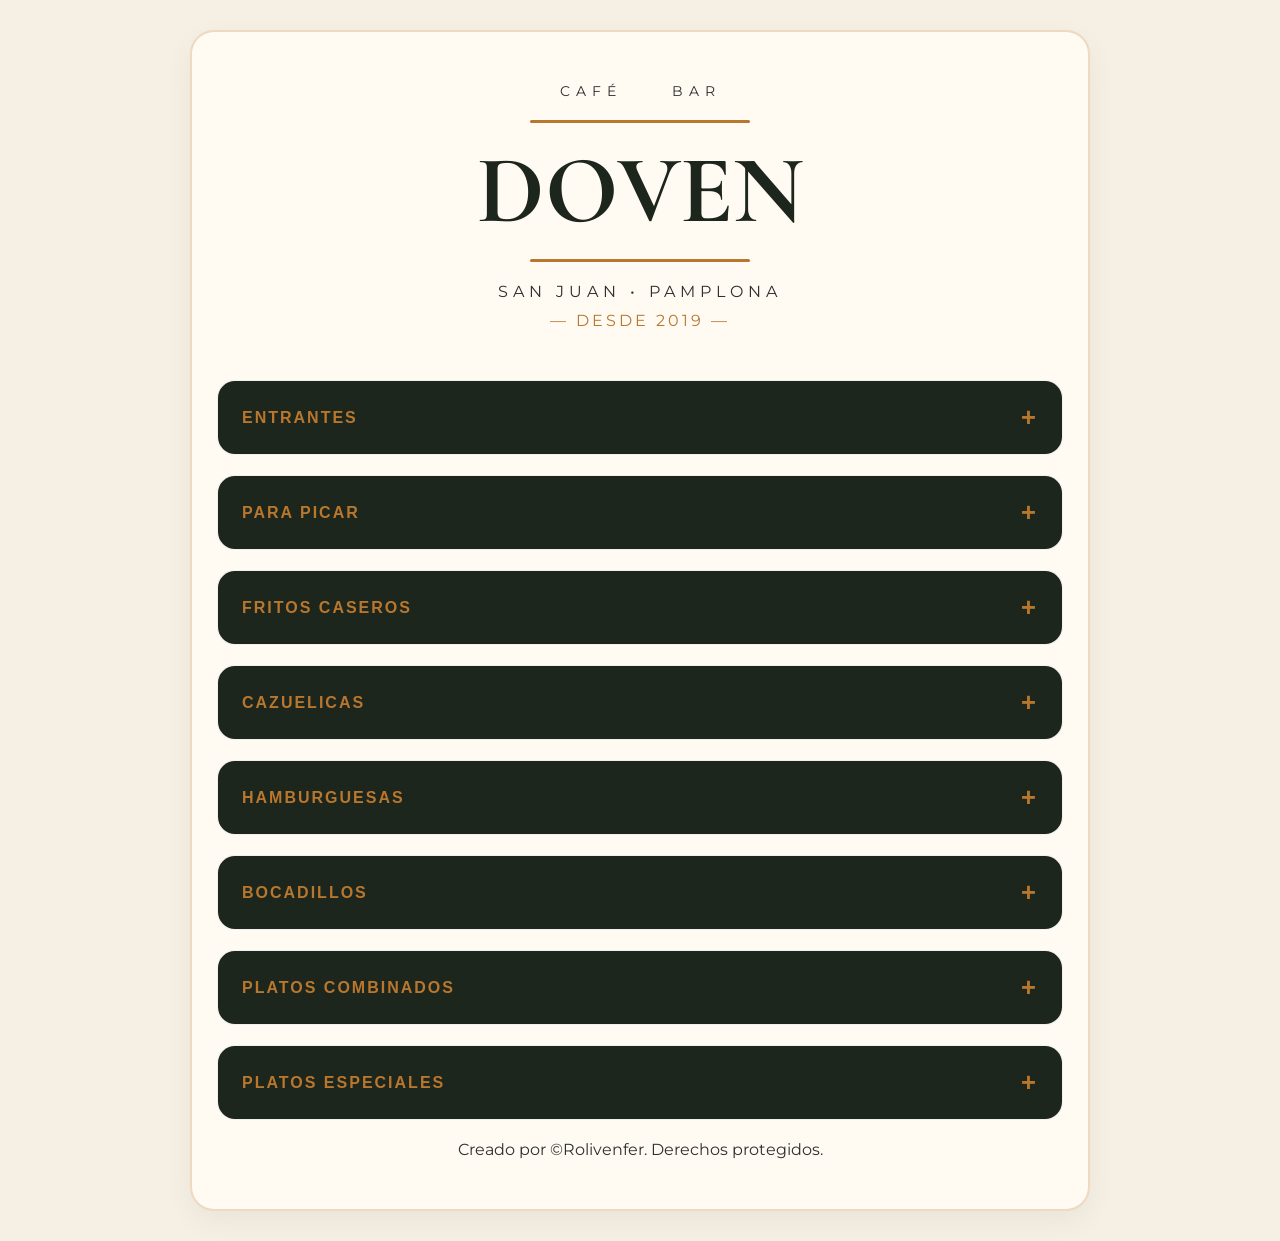
<file: index.html>
<!DOCTYPE html>
<html lang="es">

<head>

  <meta charset="UTF-8">
  <meta name="viewport" content="width=device-width, initial-scale=1.0">

  <title>BAR DOVEN | Carta</title>

  <link rel="preconnect" href="https://fonts.googleapis.com">

  <link rel="preconnect" href="https://fonts.gstatic.com" crossorigin>

  <link href="https://fonts.googleapis.com/css2?family=Cormorant+Garamond:wght@600;700&family=Montserrat:wght@300;400;500;600;700&display=swap" rel="stylesheet">

  <link rel="stylesheet" href="style.css">

</head>

<body>

  <main class="menu-container">

    <!-- HEADER -->

    <header class="header">

      <p class="subtitle">
        CAFÉ &nbsp;&nbsp;&nbsp; BAR
      </p>
	  
	  <div class="title-line"></div>

      <h1 class="title">
        DOVEN
      </h1>

      <div class="title-line"></div>

      <p class="location">
        SAN JUAN • PAMPLONA
      </p>

      <p class="since">
        — DESDE 2019 —
      </p>

    </header>

    <!-- ACCORDION -->

    <section class="accordion">

      <!-- ENTRANTES -->

      <article class="accordion-item">

        <button class="accordion-header">
          Entrantes
          <span>+</span>
        </button>

        <div class="accordion-content">

          <div class="menu-item">

            <div>

              <h3>Ensalada mixta</h3>

              <p>
                Lechuga, tomate, espárragos, huevo,
                atún, cebolla fresca y aceitunas
              </p>

            </div>

            <strong>12,00€</strong>

          </div>

          <div class="menu-item">

            <div>

              <h3>Ensalada de ventresca</h3>

              <p>
                Pimientos del piquillo,
                lechuga y ventresca de bonito
              </p>

            </div>

            <strong>14,50€</strong>

          </div>
		  
		  <div class="menu-item">

            <div>

              <h3>Ensalada Doven</h3>

              <p>
                Lechuga variada, tomate, queso de cabra
				y jamón ibérico con vinagreta de miel y mostaza
              </p>

            </div>

            <strong>15,50€</strong>

          </div>
		  
		  <div class="menu-item">

            <div>

              <h3>Ensalada de pollo crujiente</h3>

              <p>
                con vinagreta de miel y mostaza
              </p>

            </div>

            <strong>13,00€</strong>

          </div>
		  
		  <div class="menu-item">

            <div>

              <h3>Revuelto de morcilla con piquillo</h3>


            </div>

            <strong>8,00€</strong>

          </div>

        </div>
		
		</article>

      <!-- PARA PICAR -->

      <article class="accordion-item">

        <button class="accordion-header">
          Para Picar
          <span>+</span>
        </button>

        <div class="accordion-content">


          <div class="menu-item">

            <div>

              <h3>Patatas rancheras</h3>

            </div>

            <strong>8,00€</strong>

          </div>

          <div class="menu-item">

            <div>

              <h3>Rabas de calamar con ali-oli</h3>

            </div>

            <strong>12,50€</strong>

          </div>
		  
		   <div class="menu-item">

            <div>

              <h3>Patatas bravas caseras</h3>

            </div>

            <strong>7,00€</strong>

          </div>
		  
		   <div class="menu-item">

            <div>

              <h3>Alitas de pollo y patatas</h3>

            </div>

            <strong>9,50€</strong>

          </div>
		  
		   <div class="menu-item">

            <div>

              <h3>Huevos rotos con jamón y bacon</h3>

            </div>

            <strong>9,50€</strong>

          </div>
		  
		   <div class="menu-item">

            <div>

              <h3>Txistorra con guindillas</h3>

            </div>

            <strong>8,50€</strong>

          </div>
		  
		   <div class="menu-item">

            <div>

              <h3>Morcilla con piquillos</h3>

            </div>

            <strong>7,50€</strong>

          </div>

        </div>

      </article>
	  
	  <!-- FRITOS CASEROS -->

      <article class="accordion-item">

        <button class="accordion-header">
          Fritos caseros
          <span>+</span>
        </button>

        <div class="accordion-content">

          <p class="note">
            TODOS NUESTROS FRITOS CASEROS
			SE HACEN AL MOMENTO
          </p>

		<div class="menu-item">

            <div>

              <h3>Croquetas de jamón ibérico</h3>

             </div>

            <strong>2,30€</strong>

          </div>          

          <div class="menu-item">

            <div>

              <h3>Jamón york y queso</h3>

             
            </div>

            <strong>2,30€</strong>

          </div>
		  
		  <div class="menu-item">

            <div>

              <h3>Bola de pimiento  |  Tigre  |  Gamba  |  Calamar</h3>

            
            </div>

            <strong>2,30€</strong>

          </div>

        </div>

      </article>
	  
	  <!-- CAZUELICAS -->

      <article class="accordion-item">

        <button class="accordion-header">
          Cazuelicas
          <span>+</span>
        </button>

        <div class="accordion-content">

          <div class="menu-item">

            <div>

              <h3>Albóndigas caseras con patatas</h3>


            </div>

            <strong>9,50€</strong>
			<span class="separador">|</span>
			<h3>
                1/2 ración
              </h3>
			<strong>5,00€</strong>

          </div>

          <div class="menu-item">

            <div>

              <h3>Callos a la madrileña</h3>


            </div>

            <strong>13,50€</strong>
			<span class="separador">|</span>
			<h3>
                1/2 ración
              </h3>
			<strong>7,50€</strong>

          </div>
		  
		  <div class="menu-item">

            <div>

              <h3>Ajoarriero con huevo frito</h3>


            </div>

            <strong>14,50€</strong>
			<span class="separador">|</span>
			<h3>
                1/2 ración
              </h3>
			<strong>8,00€</strong>

          </div>
		  
		  <div class="menu-item">

            <div>

              <h3>Manitas de cerdo en su salsa</h3>

            </div>

            <strong>9,00€</strong>

          </div>

        </div>

      </article>

      <!-- HAMBURGUESAS -->

      <article class="accordion-item">

        <button class="accordion-header">
          Hamburguesas
          <span>+</span>
        </button>

        <div class="accordion-content">

          <p class="note">
            TODAS NUESTRAS HAMBURGUESAS
            SE SIRVEN EN PAN RÚSTICO-MOLLETE
          </p>

          <div class="menu-item">

            <div>

              <h3>De Ternera</h3>

              <p>
                Con lechuga, tomate,
                huevo frito, bacon, queso,
                cebolla, mahonesa y patatas fritas
              </p>

            </div>

            <strong>14,00€</strong>

          </div>

          <div class="menu-item">

            <div>

              <h3>De Pollo</h3>

              <p>
                Pechuga de pollo, lechuga,
                tomate, cebolla fresca,
                mahonesa, queso, huevo frito
                y patatas fritas
              </p>

            </div>

            <strong>13,00€</strong>

          </div>

        </div>

      </article>

      <!-- BOCADILLOS -->

      <article class="accordion-item">

        <button class="accordion-header">
          Bocadillos
          <span>+</span>
        </button>
		

        <div class="accordion-content">
		
			 <p class="note">
            TODOS NUESTROS BOCADILLOS SE SIRVEN
			CON PAN RECIÉN HECHO
          </p>

          <div class="menu-item">

            <div>

              <h3>Pamplonica</h3>

              <p>
                Jamón pasado con pimientos verdes
              </p>

            </div>

            <strong>7,00€</strong>

          </div>

          <div class="menu-item">

            <div>

              <h3>Kiliki</h3>

              <p>
                Bacon, jamón York frito,
                ali-oli y queso
              </p>

            </div>

            <strong>8,00€</strong>

          </div>
		  
		  <div class="menu-item">

            <div>

              <h3>Montañés</h3>

              <p>
                Lomo, pimientos del piquillo y queso de cabra
              </p>

            </div>

            <strong>8,50€</strong>

          </div>
		  
		  <div class="menu-item">

            <div>

              <h3>Iruña</h3>

              <p>
                Bacon, pimiento verde y queso
              </p>

            </div>

            <strong>8,00€</strong>

          </div>
		  
		  <div class="menu-item">

            <div>

              <h3>Extrem</h3>

              <p>
                Lomo, bacon, pimiento verde y queso
              </p>

            </div>

            <strong>9,00€</strong>

          </div>
		  
		  <div class="menu-item">

            <div>

              <h3>Vegetal</h3>

              <p>
                Lechuga, tomate, cebolla fresca, huevo, atún y mahonesa
              </p>

            </div>

            <strong>7,50€</strong>

          </div>

			<div class="menu-item">

            <div>

              <h3>Fit</h3>

              <p>
                Pechuga de pollo a la plancha, lechuga, tomate y cebolla
              </p>

            </div>

            <strong>9,00€</strong>

          </div>
		  
		  <div class="menu-item">

            <div>

              <h3>Tortilla al gusto</h3>

              <p>
                Atún | York y Queso | Txistorra | Jamón Serrano | ...
              </p>

            </div>

            <strong>7,00€</strong>

          </div>
		  
		   <div class="menu-item">

            <div>

              <h3>Dovins</h3>

              <p>
               Rabas de calamar con ali-oli
              </p>

            </div>

            <strong>8,00€</strong>

          </div>
		  
		   <div class="menu-item">

            <div>

              <h3>Ranchero</h3>

              <p>
                Bacon con queso, patatas fritas y salsa ranchera
              </p>

            </div>

            <strong>8,00€</strong>

          </div>
		  
		   <div class="menu-item">

            <div>

              <h3>Navarro</h3>

              <p>
                Ajoarriero con huevo frito a la plancha
              </p>

            </div>

            <strong>10,00€</strong>

          </div>
		  
		   <div class="menu-item">

            <div>

              <h3>Morao</h3>

              <p>
                Pollo Milanesa con lechuga y salsa de mostaza y miel
              </p>

            </div>

            <strong>8,50€</strong>

          </div>
		  
		   <div class="menu-item">

            <div>

              <h3>Pelotón</h3>

              <p>
                Albóndigas con salsa de tomate y queso
              </p>

            </div>

            <strong>9,00€</strong>

          </div>
		  
		   <div class="menu-item">

            <div>

              <h3>Silvestre</h3>

              <p>
                Pechuga de pollo con salsa de setas
              </p>

            </div>

            <strong>9,00€</strong>

          </div>
		  
		   <div class="menu-item">

            <div>

              <h3>Rodeo</h3>

              <p>
               Pechuga de pollo, pimiento verde y queso
              </p>

            </div>

            <strong>9,50€</strong>

          </div>
		  
		   <div class="menu-item">

            <div>

              <h3>Delice</h3>

              <p>
                Bacon, pechuga de pollo, lechuga y mahonesa
              </p>

            </div>

            <strong>10,00€</strong>

          </div>
		  
        </div>
	  </article>
		
		<!-- PLATOS COMBINADOS -->

      <article class="accordion-item">

        <button class="accordion-header">
          Platos combinados
          <span>+</span>
        </button>

        <div class="accordion-content">

          <p class="note">
            SI LO DESEA, PIDA SU PLATO POR NÚMERO
          </p>

          <div class="menu-item">

            <div>

              <h3>Nº1</h3>

              <p>
                Pechuga de pollo a la plancha, ensalada, pimientos del piquillo y fritos caseros
              </p>

            </div>

            <strong>15,00€</strong>

          </div>

          <div class="menu-item">

            <div>

              <h3>Nº2</h3>

              <p>
               Lomo de cerdo, patatas fritas, croquetas y huevos fritos
              </p>

            </div>

            <strong>13,50€</strong>

          </div>
		  
		  <div class="menu-item">

            <div>

              <h3>Nº3</h3>

              <p>
               Filete de ternera, pimientos del piquillo, frito casero y ensalada
              </p>

            </div>

            <strong>15,00€</strong>

          </div>
		  
		  <div class="menu-item">

            <div>

              <h3>Nº4</h3>

              <p>
               Hamburguesa de ternera, huevos fritos, ensalada y patatas rancheras
              </p>

            </div>

            <strong>16,00€</strong>

          </div>
		  
        </div>
      </article>
	  
	  <!-- PLATOS ESPECIALES -->
	  
	   <article class="accordion-item">

        <button class="accordion-header">
          Platos especiales
          <span>+</span>
        </button>

        <div class="accordion-content">

          <div class="menu-item">

            <div>

              <h3>Sepia a la plancha</h3>
			  <p>
                Con ali-oli casero, patatas fritas y fritos caseros
              </p>

            </div>

            <strong>18,00€</strong>

          </div>

          <div class="menu-item">

            <div>

              <h3>Solomillo de cerdo</h3>

              <p>
               Con salsa roquefort, patatas fritas y fritos caseros
              </p>

            </div>

            <strong>16,00€</strong>

          </div>

        </div>

      </article>
	  <p align="center">
	   Creado por &#169;Rolivenfer. Derechos protegidos.
	  </p>

    </section>

  </main>

  <script src="app.js"></script>

</body>

</html>
</file>
<file: style.css>
*{
  margin:0;
  padding:0;
  box-sizing:border-box;
}

:root{
  --bg:#f5efe4;
  --green:#1d261c;
  --gold:#b9772e;
  --text:#2f2f2f;
}

body{
  background:var(--bg);
  font-family:'Montserrat', sans-serif;
  color:var(--text);
  padding:30px 15px;
}

/* CONTAINER */

.menu-container{
  max-width:900px;
  margin:auto;
  background:#fffaf2;
  padding:50px 25px;
  border:2px solid rgba(185,119,46,.25);
  border-radius:24px;
  box-shadow:0 10px 30px rgba(0,0,0,.05);
}

/* HEADER */

.header{
  text-align:center;
  margin-bottom:50px;
}

.subtitle{
  letter-spacing:6px;
  font-size:.9rem;
  margin-bottom:10px;
}

.title{
  font-family:'Cormorant Garamond', serif;
  font-size:6rem;
  line-height:1;
  color:var(--green);
}

.title-line{
  width:220px;
  height:3px;
  background:var(--gold);
  margin:20px auto;
  border-radius:20px;
}

.location{
  letter-spacing:5px;
  margin-bottom:10px;
}

.since{
  color:var(--gold);
  letter-spacing:3px;
}

/* ACCORDION */

.accordion{
  display:flex;
  flex-direction:column;
  gap:20px;
}

.accordion-item{
  overflow:hidden;
  border-radius:18px;
  background:white;
  border:1px solid rgba(0,0,0,.06);
}

.accordion-header{
  width:100%;
  border:none;
  background:var(--green) ;
  color:var(--gold);
  padding:22px 24px;
  cursor:pointer;

  display:flex;
  justify-content:space-between;
  align-items:center;

  font-size:1rem;
  font-weight:600;
  letter-spacing:2px;
  text-transform:uppercase;

  transition:.3s;
}

.accordion-header:hover{
  background:var(--gold);
  color: var(--green) ;
}

.accordion-header span{
  font-size:1.6rem;
  transition:.3s;
}

.accordion-item.active .accordion-header span{
  transform:rotate(45deg);
}

.accordion-content{
  max-height:0;
  overflow:hidden;
  transition:max-height .4s ease;
  background:#fffaf2;
}

.accordion-item.active .accordion-content{
  max-height:2000px;
  padding:25px;
}

/* ITEMS */

.menu-item{
  display:flex;
  justify-content:space-between;
  gap:20px;
  padding:18px 0;
  border-bottom:1px solid rgba(0,0,0,.08);
}

.menu-item:last-child{
  border-bottom:none;
}

.menu-item h3{
  margin-bottom:8px;
  color:var(--green);
  text-transform:uppercase;
  font-size:1rem;
}

.menu-item p{
  line-height:1.6;
  color:#666;
  font-size:.95rem;
}

.menu-item strong{
  white-space:nowrap;
  color:var(--green);
}

.separador {
	color:var(--gold);
}
	

/* NOTES */

.note{
  text-align:center;
  margin-bottom:20px;
  line-height:1.6;
  color:#555;
  font-size:.9rem;
}


/* MOBILE */

@media(max-width:768px){

  .title{
    font-size:4rem;
  }

  .menu-item{
    flex-direction:column;
  }

  .menu-item strong{
    align-self:flex-end;
  }

}
</file>
